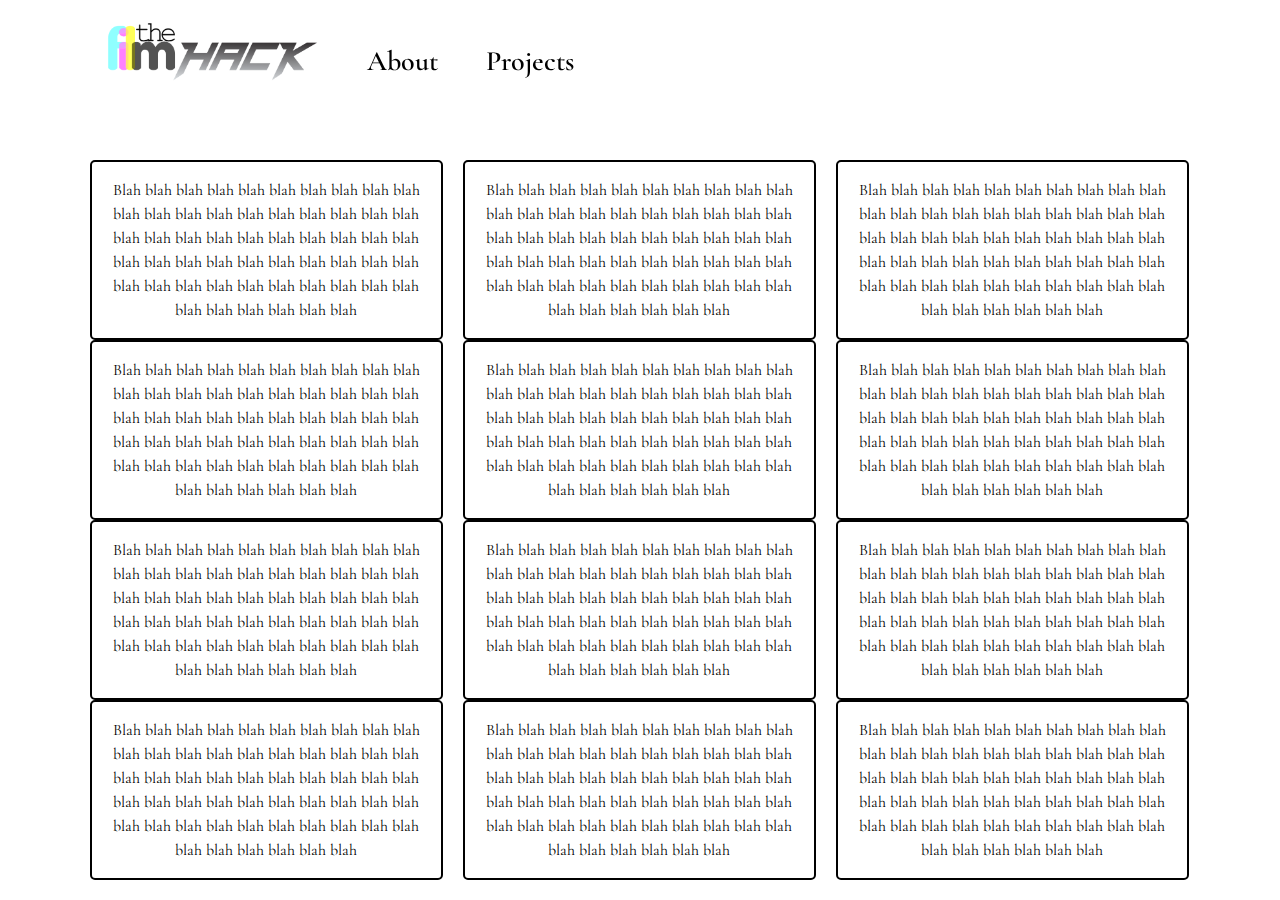
<file: index.html>
<!DOCTYPE html>
	<html>
		<head>
			<meta charset="utf-8">
			<meta name="viewport" content="width=device-width, initial-scale=1.0">
			<meta name="description" content="Michael Boehm's personal website">
			<meta name="author" content="Michael Boehm">
			<title>Michael Boehm</title>
			<link rel="stylesheet" href="css/bootstrap.css">
			<link rel="stylesheet" href="css/style.css">
			<link href="https://fonts.googleapis.com/css?family=Cormorant+Garamond:400,400i,600,700|Sorts+Mill+Goudy:400,400i&display=swap" rel="stylesheet">
		<body>	
			<div class="bg-img" src="../img/b&w/scan0018.jpeg" alt="background">
  				<div class="container">
  					<ul class="mynav">
      					<li><a href="index.html"><img src="../img/filmhacker_logo.png" style="height:60px;"></a></li>
						<li><a href="contactme.html">About</a></li>
						<li><a href="photos.html">Projects</a></li>
   					</ul>
            		<p>&nbsp;</p>
            		<p>&nbsp;</p>
            		<p>&nbsp;</p>
            		<p>&nbsp;</p>
   					<div class="row">
  						<div class="column">
    						<div class="card">
    							Blah blah blah blah blah blah blah blah blah blah blah blah blah blah blah blah blah blah blah blah blah blah blah blah blah blah blah blah blah blah blah blah blah blah blah blah blah blah blah blah blah blah blah blah blah blah blah blah blah blah blah blah blah blah blah blah
    						</div>
  						</div>
  						<div class="column">
    						<div class="card">
    							Blah blah blah blah blah blah blah blah blah blah blah blah blah blah blah blah blah blah blah blah blah blah blah blah blah blah blah blah blah blah blah blah blah blah blah blah blah blah blah blah blah blah blah blah blah blah blah blah blah blah blah blah blah blah blah blah
    						</div>
  						</div>
  						<div class="column">
    						<div class="card">
    							Blah blah blah blah blah blah blah blah blah blah blah blah blah blah blah blah blah blah blah blah blah blah blah blah blah blah blah blah blah blah blah blah blah blah blah blah blah blah blah blah blah blah blah blah blah blah blah blah blah blah blah blah blah blah blah blah
    						</div>
 					 	</div>
  						<div class="column">
    						<div class="card">
    							Blah blah blah blah blah blah blah blah blah blah blah blah blah blah blah blah blah blah blah blah blah blah blah blah blah blah blah blah blah blah blah blah blah blah blah blah blah blah blah blah blah blah blah blah blah blah blah blah blah blah blah blah blah blah blah blah
    						</div>
  						</div>
  						<div class="column">
    						<div class="card">
    							Blah blah blah blah blah blah blah blah blah blah blah blah blah blah blah blah blah blah blah blah blah blah blah blah blah blah blah blah blah blah blah blah blah blah blah blah blah blah blah blah blah blah blah blah blah blah blah blah blah blah blah blah blah blah blah blah
    						</div>
 					 	</div>
  						<div class="column">
    						<div class="card">
    							Blah blah blah blah blah blah blah blah blah blah blah blah blah blah blah blah blah blah blah blah blah blah blah blah blah blah blah blah blah blah blah blah blah blah blah blah blah blah blah blah blah blah blah blah blah blah blah blah blah blah blah blah blah blah blah blah
    						</div>
  						</div>
  						<div class="column">
    						<div class="card">
    							Blah blah blah blah blah blah blah blah blah blah blah blah blah blah blah blah blah blah blah blah blah blah blah blah blah blah blah blah blah blah blah blah blah blah blah blah blah blah blah blah blah blah blah blah blah blah blah blah blah blah blah blah blah blah blah blah
    						</div>
  						</div>
  						<div class="column">
    						<div class="card">
    							Blah blah blah blah blah blah blah blah blah blah blah blah blah blah blah blah blah blah blah blah blah blah blah blah blah blah blah blah blah blah blah blah blah blah blah blah blah blah blah blah blah blah blah blah blah blah blah blah blah blah blah blah blah blah blah blah
    						</div>
  						</div>
  						<div class="column">
    						<div class="card">
    							Blah blah blah blah blah blah blah blah blah blah blah blah blah blah blah blah blah blah blah blah blah blah blah blah blah blah blah blah blah blah blah blah blah blah blah blah blah blah blah blah blah blah blah blah blah blah blah blah blah blah blah blah blah blah blah blah
    						</div>
 					 	</div>
 					 	<div class="column">
    						<div class="card">
    							Blah blah blah blah blah blah blah blah blah blah blah blah blah blah blah blah blah blah blah blah blah blah blah blah blah blah blah blah blah blah blah blah blah blah blah blah blah blah blah blah blah blah blah blah blah blah blah blah blah blah blah blah blah blah blah blah
    						</div>
  						</div>
  						<div class="column">
    						<div class="card">
    							Blah blah blah blah blah blah blah blah blah blah blah blah blah blah blah blah blah blah blah blah blah blah blah blah blah blah blah blah blah blah blah blah blah blah blah blah blah blah blah blah blah blah blah blah blah blah blah blah blah blah blah blah blah blah blah blah
    						</div>
  						</div>
  						<div class="column">
    						<div class="card">
    							Blah blah blah blah blah blah blah blah blah blah blah blah blah blah blah blah blah blah blah blah blah blah blah blah blah blah blah blah blah blah blah blah blah blah blah blah blah blah blah blah blah blah blah blah blah blah blah blah blah blah blah blah blah blah blah blah
    						</div>
 					 	</div>
					</div>

   				</div>
  			</div>	
		</body>	
	</html>
</html>
</file>
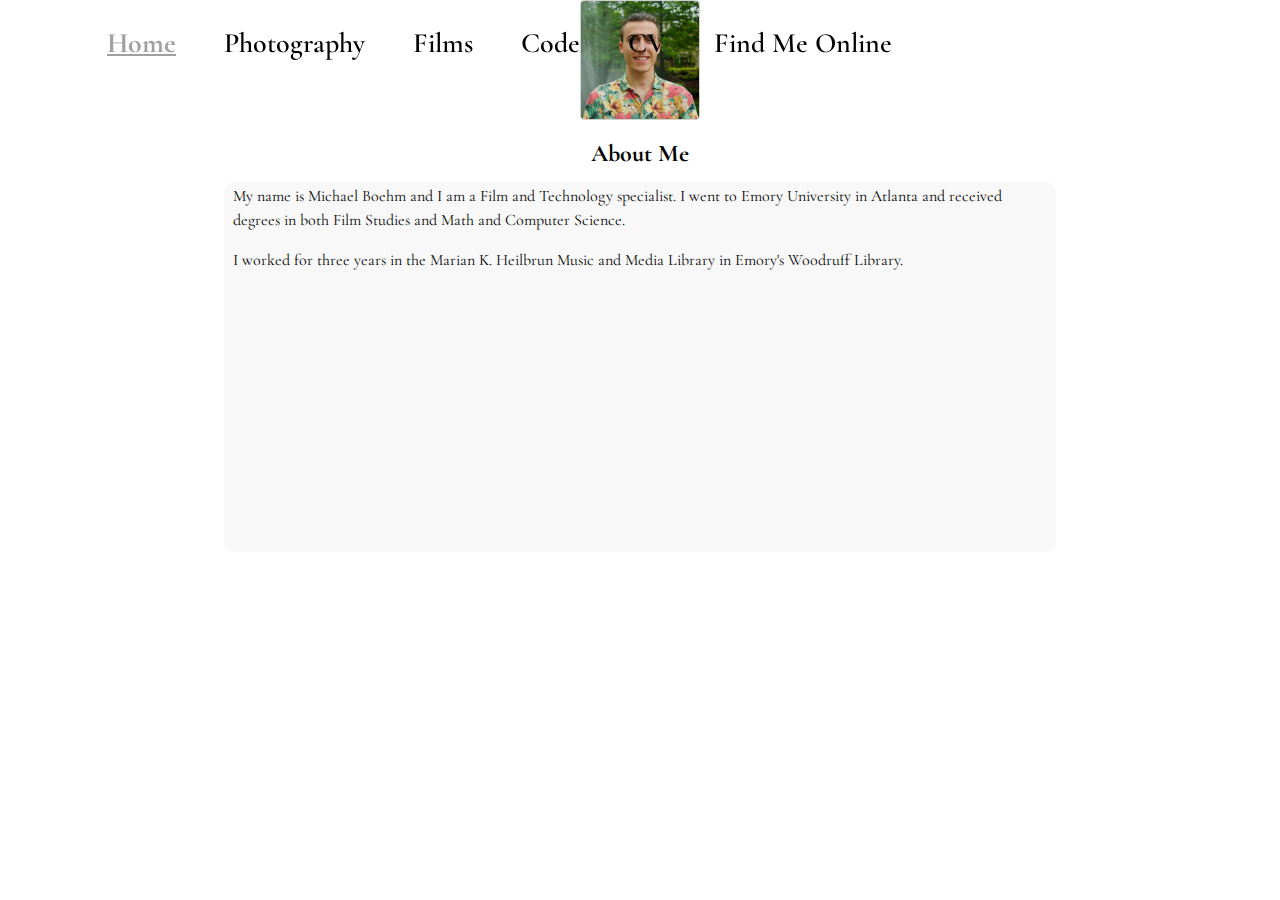
<file: aboutme.html>
<!DOCTYPE html>
	<html>
		<head>
			<meta charset="utf-8">
			<meta name="viewport" content="width=device-width, initial-scale=1.0">
			<meta name="description" content="Michael Boehm's personal website">
			<meta name="author" content="Michael Boehm">
			<title>Michael Boehm</title>
			<link rel="stylesheet" href="css/bootstrap.css">
			<link rel="stylesheet" href="css/style.css">
			<link href="https://fonts.googleapis.com/css?family=Cormorant+Garamond:400,400i,600,700|Sorts+Mill+Goudy:400,400i&display=swap" rel="stylesheet">
		<body>	
			<div class="bg-img" src="../img/trees.jpg" alt="background">
  				<div class="container">
  					<ul class="mynav">
      					<li><a class="active" href="">Home</a></li>
      					<li><a href="photos.html">Photography</a></li>
      					<li><a href="films.html">Films</a></li>
						<li><a href="code.html">Code</a></li>
						<li><a href="cv.html">CV</a></li>
						<li><a href="contactme.html">Find Me Online</a></li>
   					</ul>
  				<center><div class="me-img" src="../img/me.jpg" alt="Profile"></center>
  				<p></p>
  				<center><b><font size="5">About Me</font></b></center>
  				<div class="myBox">
					<p>My name is Michael Boehm and I am a Film and Technology specialist. I went to Emory University in Atlanta and received degrees in both Film Studies and Math and Computer Science.</p>
					<p>I worked for three years in the Marian K. Heilbrun Music and Media Library in Emory's Woodruff Library.</p>
				</div>
  			</div>	
		</body>	
	</html>
</html>
</file>
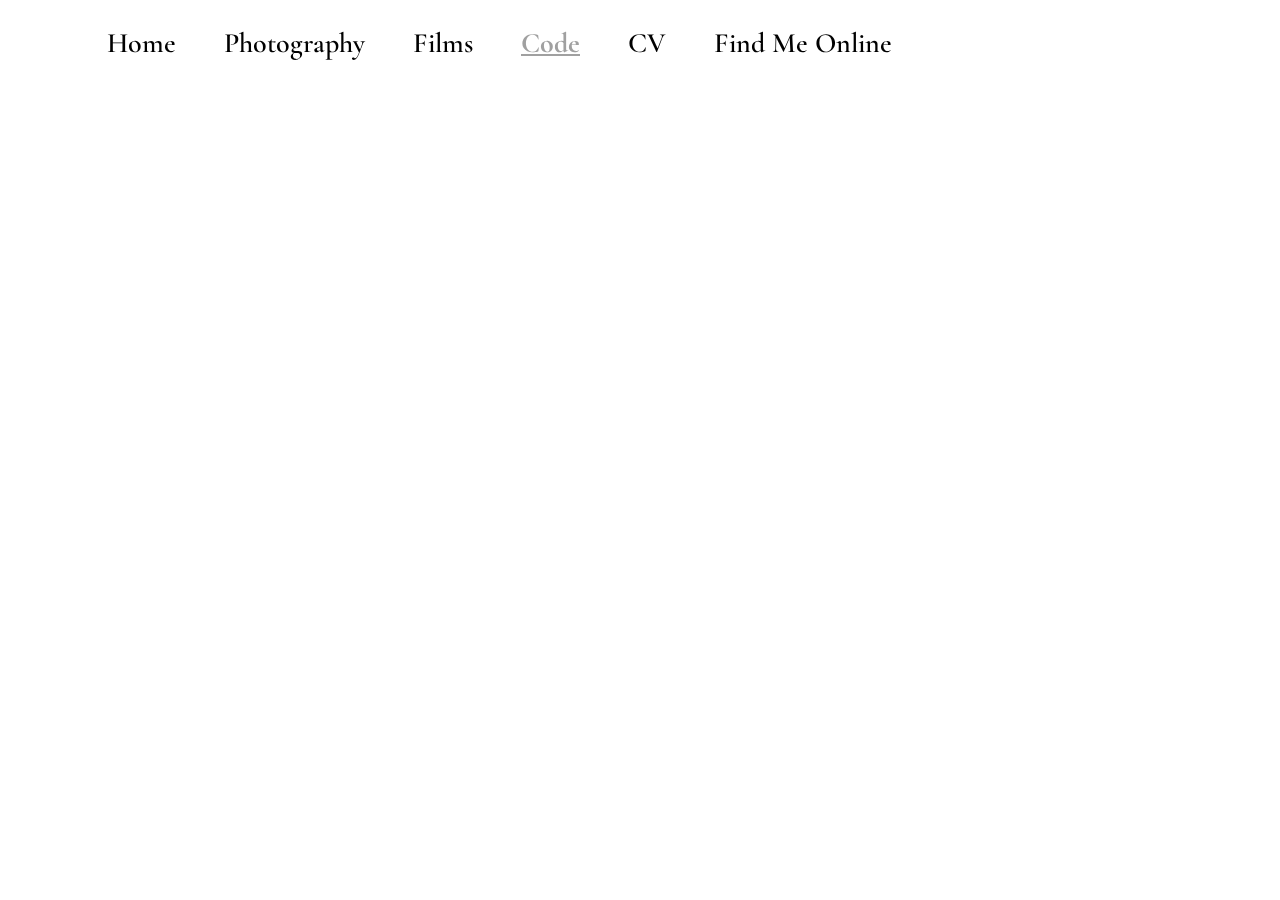
<file: code.html>
<!DOCTYPE html>
	<html>
		<head>
			<meta charset="utf-8">
			<meta name="viewport" content="width=device-width, initial-scale=1.0">
			<meta name="description" content="Michael Boehm's personal website">
			<meta name="author" content="Michael Boehm">
			<title>Michael Boehm</title>
			<link rel="stylesheet" href="css/bootstrap.css">
			<link rel="stylesheet" href="css/style.css">
			<link href="https://fonts.googleapis.com/css?family=Cormorant+Garamond:400,400i,600,700|Sorts+Mill+Goudy:400,400i&display=swap" rel="stylesheet">
		<body>	
			<div class="bg-img" src="../img/trees.jpg" alt="background">
  				<div class="container">
  					<ul class="mynav">
      					<li><a href="index.html">Home</a></li>
      					<li><a href="photos.html">Photography</a></li>
      					<li><a href="films.html">Films</a></li>
						<li><a class="active" href="">Code</a></li>
						<li><a href="cv.html">CV</a></li>
						<li><a href="contactme.html">Find Me Online</a></li>
   					</ul>
  				</div>
  			</div>	
		</body>	
	</html>
</html>
</file>
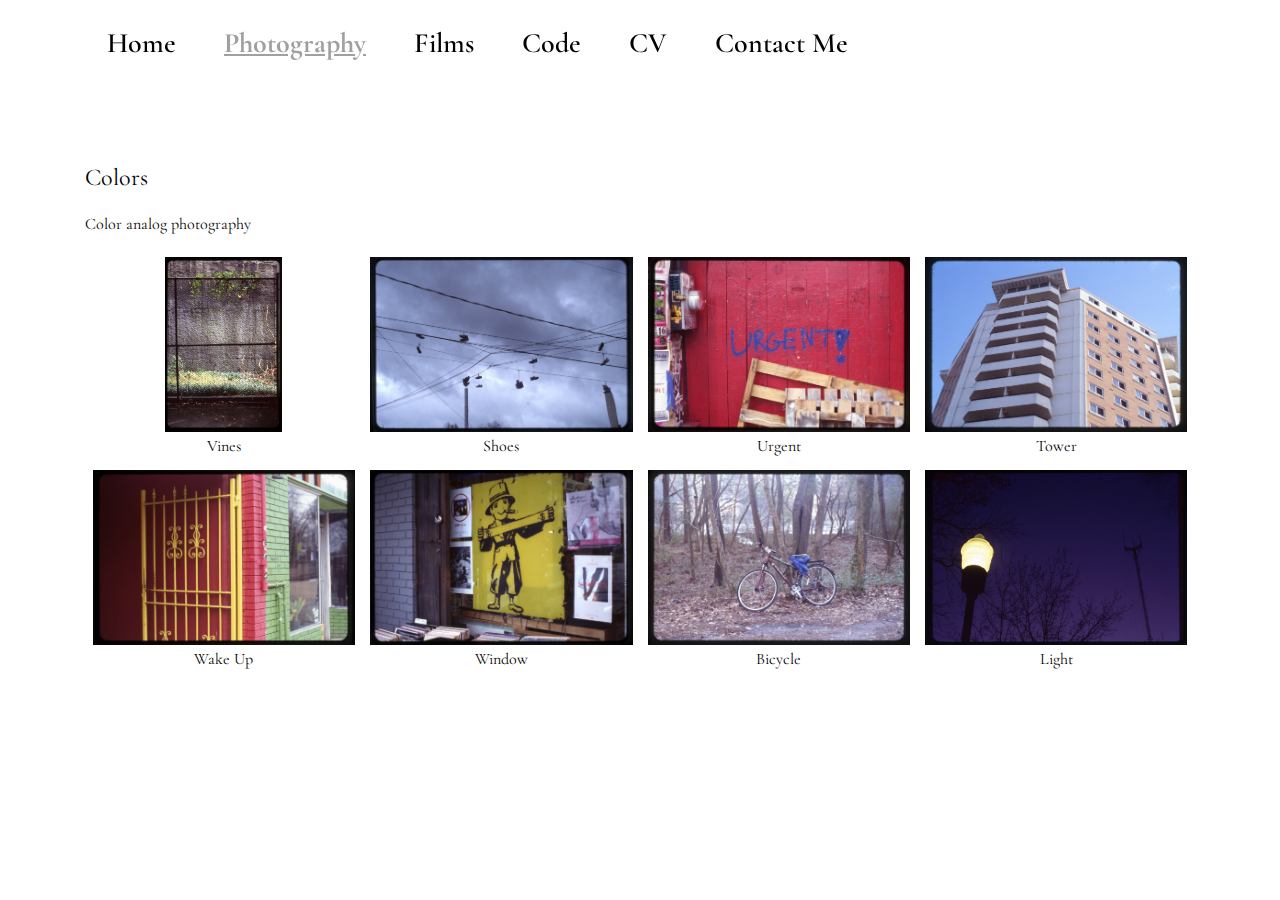
<file: color.html>
<!DOCTYPE html>
	<html>
		<head>
			<meta charset="utf-8">
			<meta name="viewport" content="width=device-width, initial-scale=1.0">
			<meta name="description" content="Michael Boehm's personal website">
			<meta name="author" content="Michael Boehm">
			<title>Michael Boehm</title>
			<link rel="stylesheet" href="css/bootstrap.css">
			<link rel="stylesheet" href="css/style.css">
			<link href="https://fonts.googleapis.com/css?family=Cormorant+Garamond:400,400i,600,700|Sorts+Mill+Goudy:400,400i&display=swap" rel="stylesheet">
		<body>	
			  <div class="bg-img" src="../img/trees.jpg" alt="background">
  				<div class="container">
  					<ul class="mynav">
      				<li><a href="index.html">Home</a></li>
      				<li><a class="active" href="photos.html">Photography</a></li>
      				<li><a href="films.html">Films</a></li>
						  <li><a href="code.html">Code</a></li>
						  <li><a href="cv.html">CV</a></li>
						  <li><a href="contactme.html">Contact Me</a></li>
   					</ul>
            <p>&nbsp;</p>
            <p>&nbsp;</p>
            <p>&nbsp;</p>
            <p>&nbsp;</p>
            <p>
            <left><font size="5.5">Colors</font></left>
            </p>
            <p>
            <left><font size="3">Color analog photography</font></left>
            </p>
   					<div class="responsive">
  						<div class="gallery">
    						<a href="../img/color/1.jpeg">
      						<img src="../img/color/1.jpeg" alt="#1" width="600" height="400">
    						</a>
    						<div class="desc">Vines</div>
  						</div>
					  </div>
					  <div class="responsive">
  						<div class="gallery">
    						<a href="../img/color/2.jpeg">
      						<img src="../img/color/2.jpeg" alt="#2" width="600" height="400">
    						</a>
    						<div class="desc">Shoes</div>
  						</div>
					  </div>
					  <div class="responsive">
  						<div class="gallery">
    						<a href="../img/color/3.jpeg">
      						<img src="../img/color/3.jpeg" alt="#3" width="600" height="400">
    						</a>
    						<div class="desc">Urgent</div>
  						</div>
					  </div>
					  <div class="responsive">
  						<div class="gallery">
    						<a href="../img/color/4.jpeg">
      						<img src="../img/color/4.jpeg" alt="#4" width="600" height="400">
    						</a>
    						<div class="desc">Tower</div>
  						</div>
					  </div>
					  <div class="responsive">
  						<div class="gallery">
    						<a href="../img/color/5.jpeg">
      						<img src="../img/color/5.jpeg" alt="#5" width="600" height="400">
    						</a>
    						<div class="desc">Wake Up</div>
  						</div>
					  </div>
					  <div class="responsive">
  						<div class="gallery">
    						<a href="../img/color/6.jpeg">
      						<img src="../img/color/6.jpeg" alt="#6" width="600" height="400">
    						</a>
    						<div class="desc">Window</div>
  						</div>
					  </div>
					  <div class="responsive">
  						<div class="gallery">
    						<a href="../img/color/7.jpeg">
      						<img src="../img/color/7.jpeg" alt="#7" width="600" height="400">
    						</a>
    						<div class="desc">Bicycle</div>
  						</div>
					  </div>
					  <div class="responsive">
  						<div class="gallery">
    						<a href="../img/color/8.jpeg">
      						<img src="../img/color/8.jpeg" alt="#8" width="600" height="400">
    						</a>
    						<div class="desc">Light</div>
  						</div>
					  </div>
					  <div class="clearfix"></div>
  				</div>
  			</div>	
		</body>	
	</html>
</html>
</file>
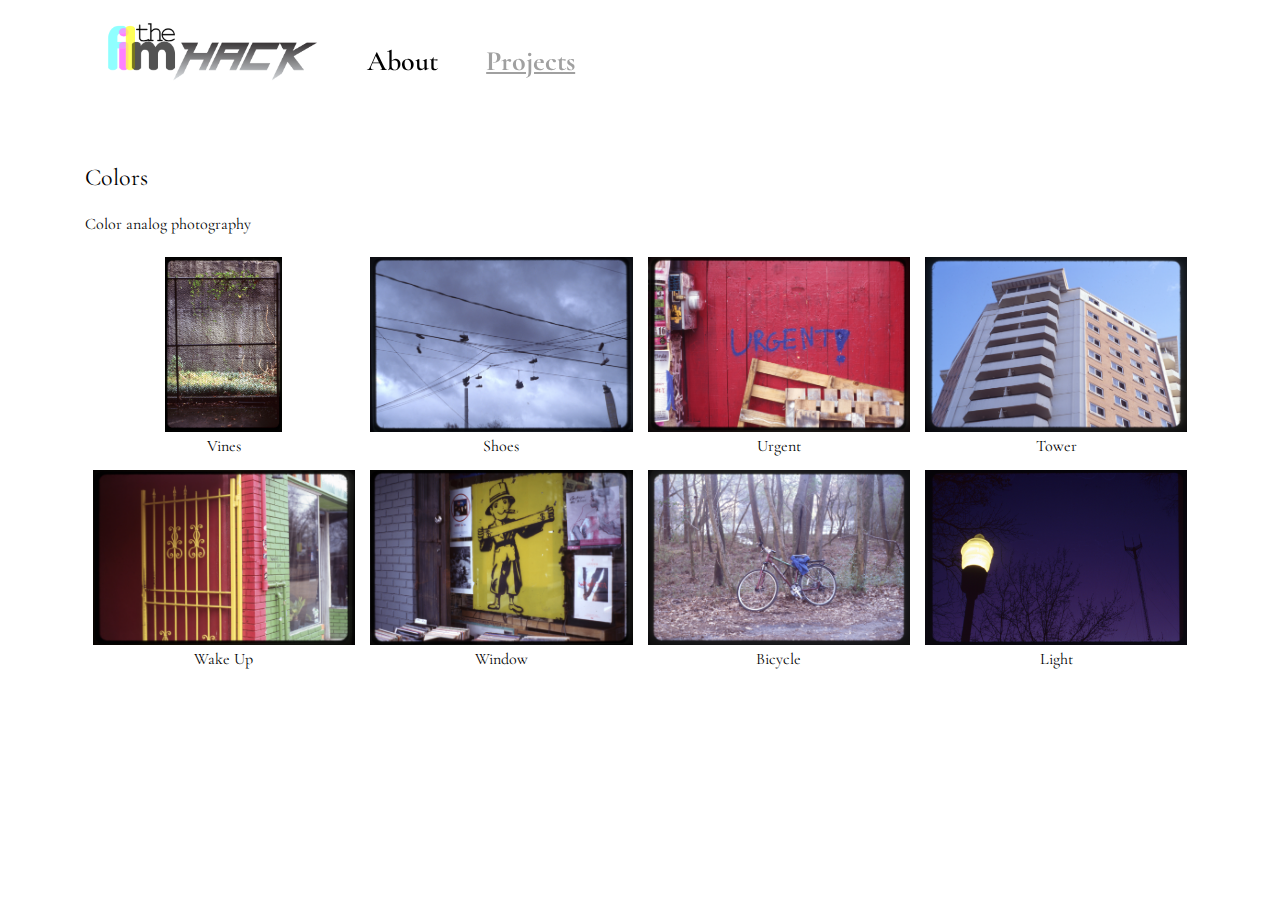
<file: colors.html>
<!DOCTYPE html>
	<html>
		<head>
			<meta charset="utf-8">
			<meta name="viewport" content="width=device-width, initial-scale=1.0">
			<meta name="description" content="Michael Boehm's personal website">
			<meta name="author" content="Michael Boehm">
			<title>Michael Boehm</title>
			<link rel="stylesheet" href="css/bootstrap.css">
			<link rel="stylesheet" href="css/style.css">
			<link href="https://fonts.googleapis.com/css?family=Cormorant+Garamond:400,400i,600,700|Sorts+Mill+Goudy:400,400i&display=swap" rel="stylesheet">
		<body>	
			  <div class="bg-img" src="../img/trees.jpg" alt="background">
  				<div class="container">
  					<ul class="mynav">
      					<li><a href="index.html"><img src="../img/filmhacker_logo.png" style="height:60px;"></a></li>
      					<li><a href="contactme.html">About</a></li>
      					<li><a class="active" href="">Projects</a></li>
   					</ul>
            <p>&nbsp;</p>
            <p>&nbsp;</p>
            <p>&nbsp;</p>
            <p>&nbsp;</p>
            <p>
            <left><font size="5.5">Colors</font></left>
            </p>
            <p>
            <left><font size="3">Color analog photography</font></left>
            </p>
   					<div class="responsive">
  						<div class="gallery">
    						<a href="../img/color/1.jpeg">
      						<img src="../img/color/1.jpeg" alt="#1" width="600" height="400">
    						</a>
    						<div class="desc">Vines</div>
  						</div>
					  </div>
					  <div class="responsive">
  						<div class="gallery">
    						<a href="../img/color/2.jpeg">
      						<img src="../img/color/2.jpeg" alt="#2" width="600" height="400">
    						</a>
    						<div class="desc">Shoes</div>
  						</div>
					  </div>
					  <div class="responsive">
  						<div class="gallery">
    						<a href="../img/color/3.jpeg">
      						<img src="../img/color/3.jpeg" alt="#3" width="600" height="400">
    						</a>
    						<div class="desc">Urgent</div>
  						</div>
					  </div>
					  <div class="responsive">
  						<div class="gallery">
    						<a href="../img/color/4.jpeg">
      						<img src="../img/color/4.jpeg" alt="#4" width="600" height="400">
    						</a>
    						<div class="desc">Tower</div>
  						</div>
					  </div>
					  <div class="responsive">
  						<div class="gallery">
    						<a href="../img/color/5.jpeg">
      						<img src="../img/color/5.jpeg" alt="#5" width="600" height="400">
    						</a>
    						<div class="desc">Wake Up</div>
  						</div>
					  </div>
					  <div class="responsive">
  						<div class="gallery">
    						<a href="../img/color/6.jpeg">
      						<img src="../img/color/6.jpeg" alt="#6" width="600" height="400">
    						</a>
    						<div class="desc">Window</div>
  						</div>
					  </div>
					  <div class="responsive">
  						<div class="gallery">
    						<a href="../img/color/7.jpeg">
      						<img src="../img/color/7.jpeg" alt="#7" width="600" height="400">
    						</a>
    						<div class="desc">Bicycle</div>
  						</div>
					  </div>
					  <div class="responsive">
  						<div class="gallery">
    						<a href="../img/color/8.jpeg">
      						<img src="../img/color/8.jpeg" alt="#8" width="600" height="400">
    						</a>
    						<div class="desc">Light</div>
  						</div>
					  </div>
					  <div class="clearfix"></div>
  				</div>
  			</div>	
		</body>	
	</html>
</html>
</file>
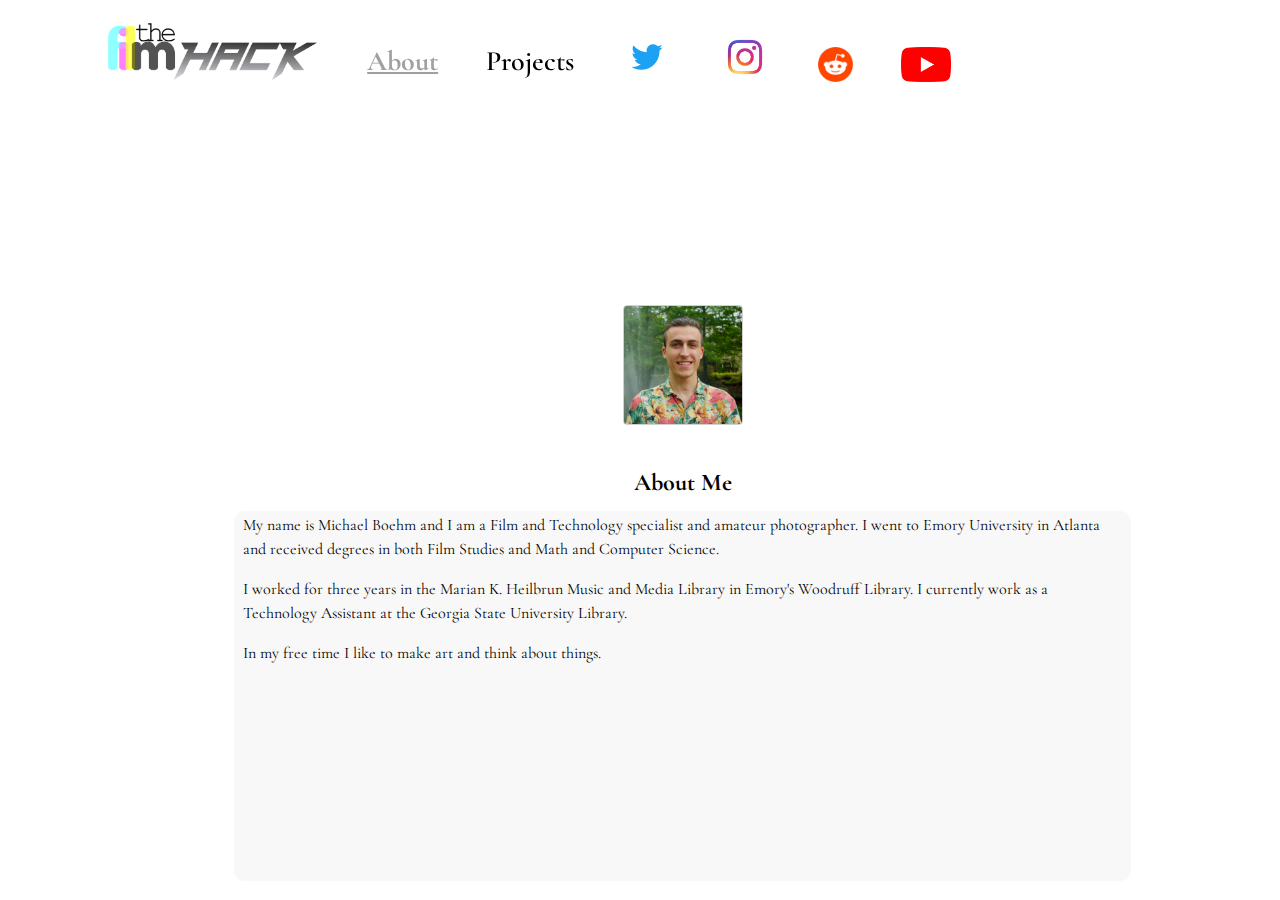
<file: contactme.html>
<!DOCTYPE html>
	<html>
		<head>
			<meta charset="utf-8">
			<meta name="viewport" content="width=device-width, initial-scale=1.0">
			<meta name="description" content="Michael Boehm's personal website">
			<meta name="author" content="Michael Boehm">
			<title>Michael Boehm</title>
			<link rel="stylesheet" href="css/bootstrap.css">
			<link rel="stylesheet" href="css/style.css">
			<link href="https://fonts.googleapis.com/css?family=Cormorant+Garamond:400,400i,600,700|Sorts+Mill+Goudy:400,400i&display=swap" rel="stylesheet">
			<style>
				img {
  					height: 100%;
				}
			</style>
		</head>	
		<body>	
			<div class="bg-img" src="../img/trees.jpg" alt="background">
  				<div class="container">
  					<ul class="mynav">
      					<li><a href="index.html"><img src="../img/filmhacker_logo.png" style="height:60px;"></a></li>
      					<li><a class="active" href="">About</a></li>
      					<li><a href="photos.html">Projects</a></li>
      					<li><a href="https://twitter.com/thefilmhack" target="_blank"><img src="../img/Twitter_Logo_Blue.png" style="height:50px;"></a></li>
   						<li><a href="https://www.instagram.com/thefilmhack/" target="_blank"><img src="../img/IG_Glyph_Fill.png" style="height:50px;"></a></li>
   						<li><a href="https://old.reddit.com/user/thefilmhack/" target="_blank"><img src="../img/Reddit_Mark_OnWhite.png" style="height:35px;"></a></li>
   						<li><a href="https://www.youtube.com/channel/UC8iYpEK-inKff1eu11Uutow" target="_blank"><img src="../img/yt_icon_rgb.png" style="height:35px;"></a></li>
   					</ul>
    				<p>&nbsp;</p>
    				<p>&nbsp;</p>
    				<p>&nbsp;</p>
    				<p>&nbsp;</p>
  				   	<div class="frontpage">
    				<p>&nbsp;</p>
    				<p>&nbsp;</p>
   					<center><div class="me-img" src="../img/me.jpg" alt="Profile"></center>
  					<p>&nbsp;</p>
  					<center><b><font size="5">About Me</font></b></center>
  					<div class="myBox">
						<p>My name is Michael Boehm and I am a Film and Technology specialist and amateur photographer. I went to Emory University in Atlanta and received degrees in both Film Studies and Math and Computer Science.</p>
						<p>I worked for three years in the Marian K. Heilbrun Music and Media Library in Emory's Woodruff Library. I currently work as a Technology Assistant at the Georgia State University Library.</p>
						<p>In my free time I like to make art and think about things.</p>
					</div>
					<p>&nbsp;</p>
  					<p>&nbsp;</p>
    				<p>&nbsp;</p>
    				</div>
  				</div>	
  			</div>	
		</body>	
	</html>
</html>
</file>
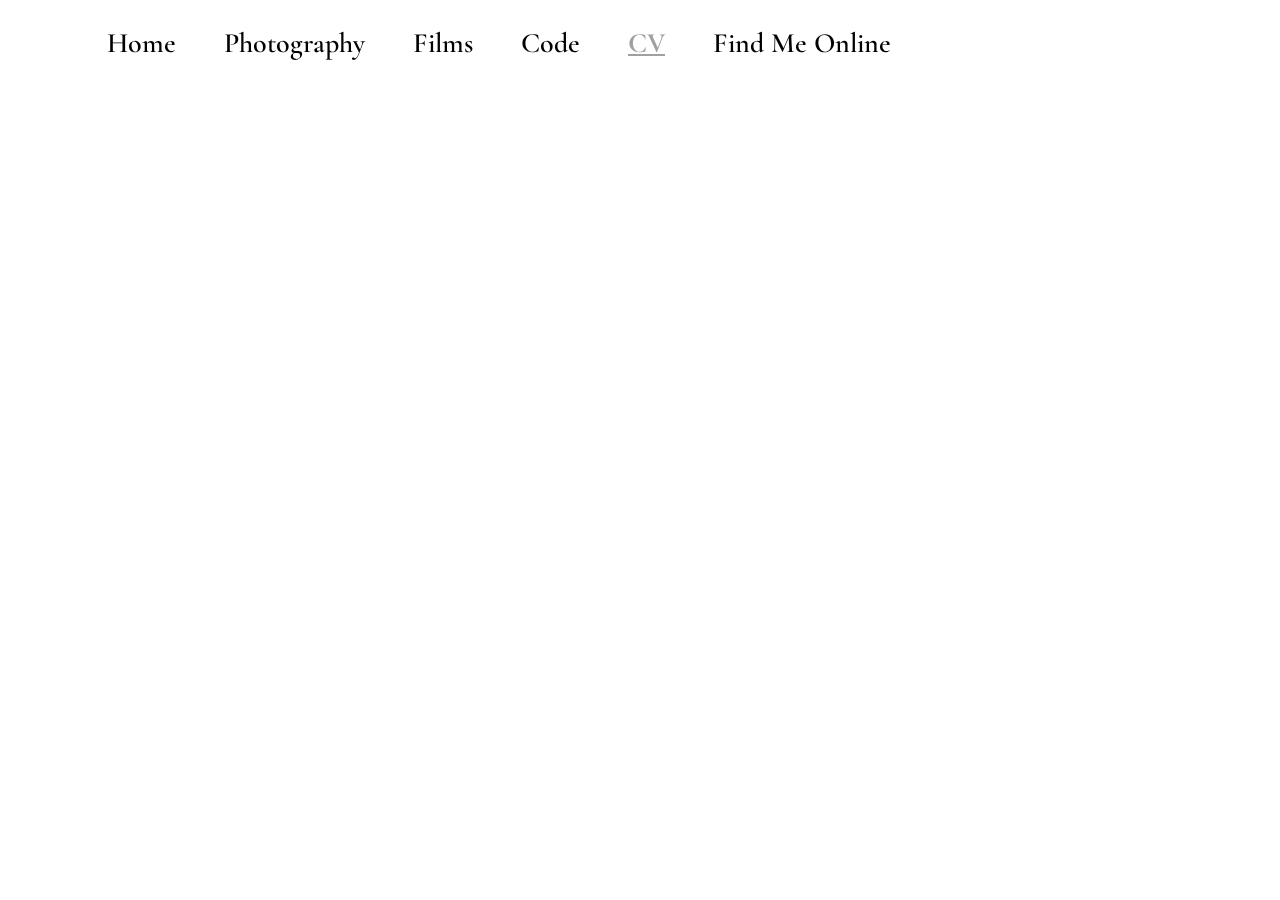
<file: cv.html>
<!DOCTYPE html>
	<html>
		<head>
			<meta charset="utf-8">
			<meta name="viewport" content="width=device-width, initial-scale=1.0">
			<meta name="description" content="Michael Boehm's personal website">
			<meta name="author" content="Michael Boehm">
			<title>Michael Boehm</title>
			<link rel="stylesheet" href="css/bootstrap.css">
			<link rel="stylesheet" href="css/style.css">
			<link href="https://fonts.googleapis.com/css?family=Cormorant+Garamond:400,400i,600,700|Sorts+Mill+Goudy:400,400i&display=swap" rel="stylesheet">
		<body>	
			<div class="bg-img" src="../img/trees.jpg" alt="background">
  				<div class="container">
  					<ul class="mynav">
      					<li><a href="index.html">Home</a></li>
      					<li><a href="photos.html">Photography</a></li>
      					<li><a href="films.html">Films</a></li>
						<li><a href="code.html">Code</a></li>
						<li><a class="active" href="">CV</a></li>
						<li><a href="contactme.html">Find Me Online</a></li>
   					</ul>
  				</div>
  			</div>	
		</body>	
	</html>
</html>
</file>
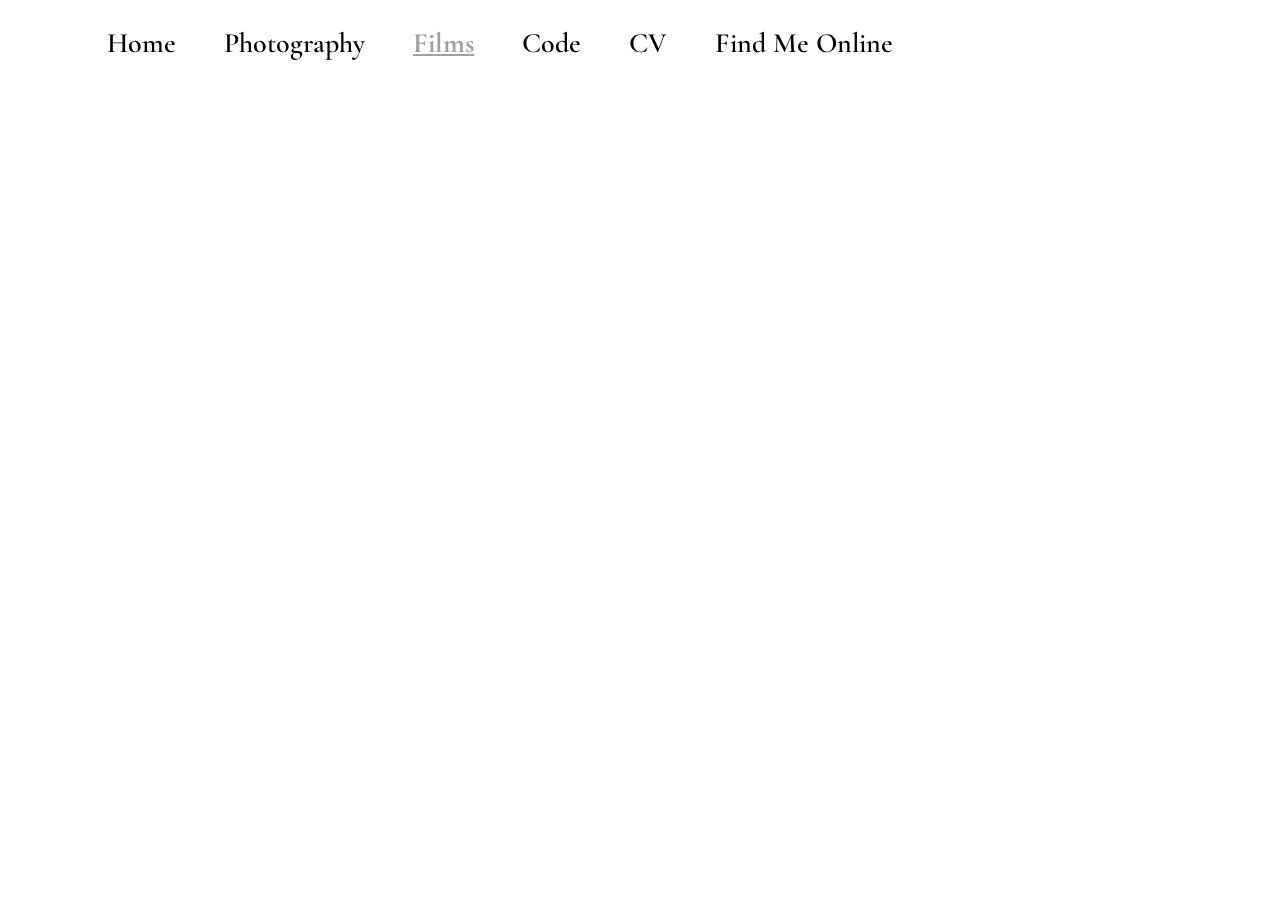
<file: films.html>
<!DOCTYPE html>
	<html>
		<head>
			<meta charset="utf-8">
			<meta name="viewport" content="width=device-width, initial-scale=1.0">
			<meta name="description" content="Michael Boehm's personal website">
			<meta name="author" content="Michael Boehm">
			<title>Michael Boehm</title>
			<link rel="stylesheet" href="css/bootstrap.css">
			<link rel="stylesheet" href="css/style.css">
			<link href="https://fonts.googleapis.com/css?family=Cormorant+Garamond:400,400i,600,700|Sorts+Mill+Goudy:400,400i&display=swap" rel="stylesheet">
		<body>	
			<div class="bg-img" src="../img/trees.jpg" alt="background">
  				<div class="container">
  					<ul class="mynav">
      					<li><a href="index.html">Home</a></li>
      					<li><a href="photos.html">Photography</a></li>
      					<li><a class="active" href="">Films</a></li>
						<li><a href="code.html">Code</a></li>
						<li><a href="cv.html">CV</a></li>
						<li><a href="contactme.html">Find Me Online</a></li>
   					</ul>
  				</div>
  			</div>	
		</body>	
	</html>
</html>
</file>
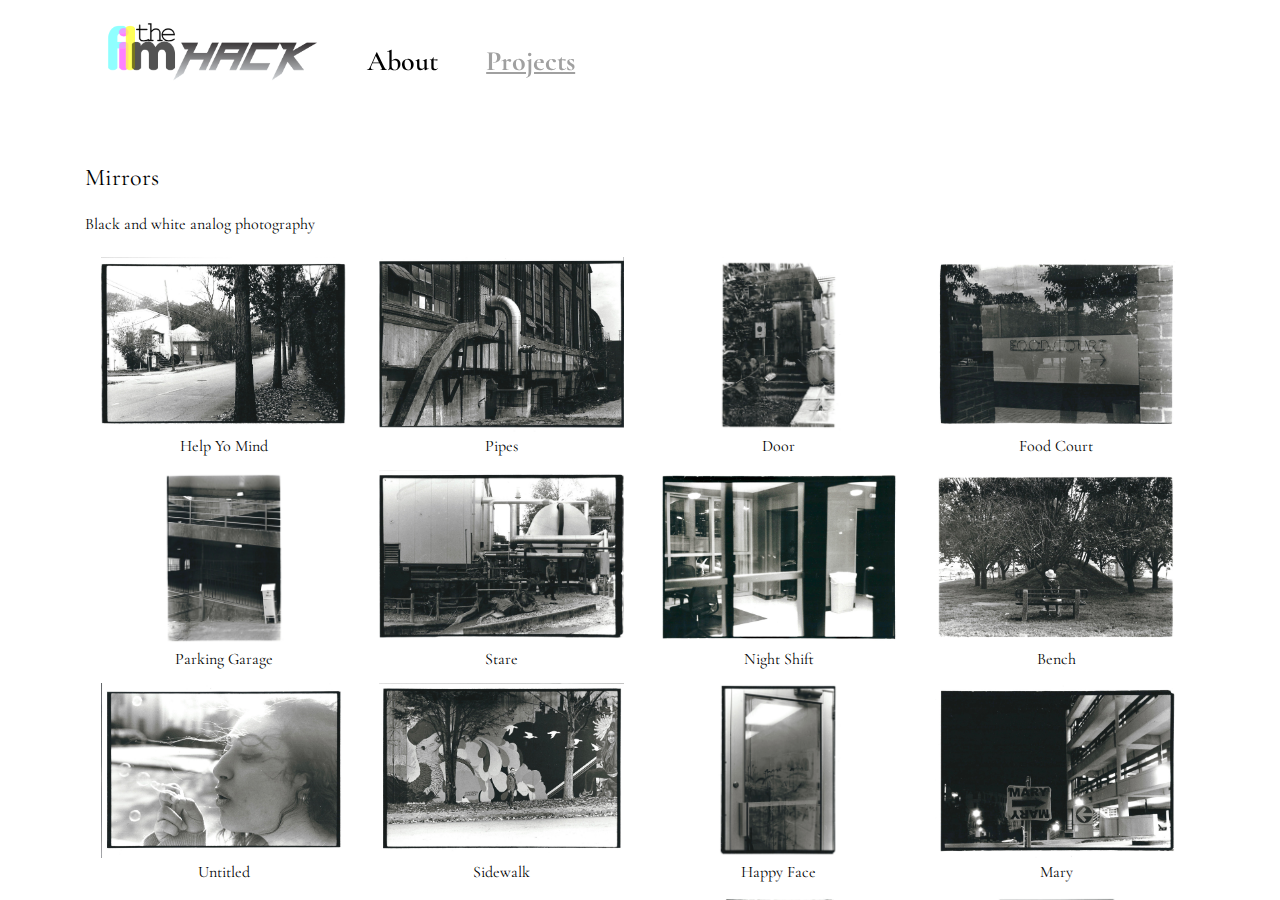
<file: mirrors.html>
<!DOCTYPE html>
	<html>
		<head>
			<meta charset="utf-8">
			<meta name="viewport" content="width=device-width, initial-scale=1.0">
			<meta name="description" content="Michael Boehm's personal website">
			<meta name="author" content="Michael Boehm">
			<title>Michael Boehm</title>
			<link rel="stylesheet" href="css/bootstrap.css">
			<link rel="stylesheet" href="css/style.css">
			<link href="https://fonts.googleapis.com/css?family=Cormorant+Garamond:400,400i,600,700|Sorts+Mill+Goudy:400,400i&display=swap" rel="stylesheet">
		<body>	
			  <div class="bg-img" src="../img/trees.jpg" alt="background">
  				<div class="container">
  					<ul class="mynav">
      					<li><a href="index.html"><img src="../img/filmhacker_logo.png" style="height:60px;"></a></li>
      					<li><a href="contactme.html">About</a></li>
      					<li><a class="active" href="">Projects</a></li>
   					</ul>
            <p>&nbsp;</p>
            <p>&nbsp;</p>
            <p>&nbsp;</p>
            <p>&nbsp;</p>
            <p>
            <left><font size="5.5">Mirrors</font></left>
            </p>
            <p>
            <left><font size="3">Black and white analog photography</font></left>
            </p>
   					<div class="responsive">
  						<div class="gallery">
    						<a href="../img/b&w/scan0000.jpeg">
      						<img src="../img/b&w/scan0000.jpeg" alt="Help Yo Mind" width="600" height="400">
    						</a>
    						<div class="desc">Help Yo Mind</div>
  						</div>
					  </div>
					  <div class="responsive">
  						<div class="gallery">
    						<a href="../img/b&w/scan0001.jpeg">
      						<img src="../img/b&w/scan0001.jpeg" alt="Pipes" width="600" height="400">
    						</a>
    						<div class="desc">Pipes</div>
  						</div>
					  </div>
					  <div class="responsive">
  						<div class="gallery">
    						<a href="../img/b&w/scan0002.jpeg">
      						<img src="../img/b&w/scan0002.jpeg" alt="Door" width="600" height="400">
    						</a>
    						<div class="desc">Door</div>
  						</div>
					  </div>
					  <div class="responsive">
  						<div class="gallery">
    						<a href="../img/b&w/scan0003.jpeg">
      						<img src="../img/b&w/scan0003.jpeg" alt="Food Court" width="600" height="400">
    						</a>
    						<div class="desc">Food Court</div>
  						</div>
					  </div>
					  <div class="responsive">
  						<div class="gallery">
    						<a href="../img/b&w/scan0004.jpeg">
      						<img src="../img/b&w/scan0004.jpeg" alt="Parking Garage" width="600" height="400">
    						</a>
    						<div class="desc">Parking Garage</div>
  						</div>
					  </div>
					  <div class="responsive">
  						<div class="gallery">
    						<a href="../img/b&w/scan0005.jpeg">
      						<img src="../img/b&w/scan0005.jpeg" alt="Stare" width="600" height="400">
    						</a>
    						<div class="desc">Stare</div>
  						</div>
					  </div>
					  <div class="responsive">
  						<div class="gallery">
    						<a href="../img/b&w/scan0006.jpeg">
      						<img src="../img/b&w/scan0006.jpeg" alt="Night Shift" width="600" height="400">
    						</a>
    						<div class="desc">Night Shift</div>
  						</div>
					  </div>
					  <div class="responsive">
  						<div class="gallery">
    						<a href="../img/b&w/scan0007.jpeg">
      						<img src="../img/b&w/scan0007.jpeg" alt="Bench" width="600" height="400">
    						</a>
    						<div class="desc">Bench</div>
  						</div>
					  </div>
					  <div class="responsive">
  						<div class="gallery">
    						<a href="../img/b&w/scan0008.jpeg">
      						<img src="../img/b&w/scan0008.jpeg" alt="Talia" width="600" height="400">
    						</a>
    						<div class="desc">Untitled</div>
  						</div>
					  </div>
					  <div class="responsive">
  						<div class="gallery">
    						<a href="../img/b&w/scan0009.jpeg">
      						<img src="../img/b&w/scan0009.jpeg" alt="Sidewalk" width="600" height="400">
    						</a>
    						<div class="desc">Sidewalk</div>
  						</div>
					  </div>
					  <div class="responsive">
  						<div class="gallery">
    						<a href="../img/b&w/scan0010.jpeg">
      							<img src="../img/b&w/scan0010.jpeg" alt="Happy Face" width="600" height="400">
    						</a>
    						<div class="desc">Happy Face</div>
  						</div>
					  </div>
					  <div class="responsive">
  						<div class="gallery">
    						<a href="../img/b&w/scan0011.jpeg">
      						<img src="../img/b&w/scan0011.jpeg" alt="Mary" width="600" height="400">
    						</a>
    						<div class="desc">Mary</div>
  						</div>
					  </div>
					  <div class="responsive">
  						<div class="gallery">
    						<a href="../img/b&w/scan0012.jpeg">
      						<img src="../img/b&w/scan0012.jpeg" alt="Valve" width="600" height="400">
    						</a>
    						<div class="desc">Valve</div>
  						</div>
					  </div>
					  <div class="responsive">
  						<div class="gallery">
    						<a href="../img/b&w/scan0013.jpeg">
      						<img src="../img/b&w/scan0013.jpeg" alt="Windows" width="600" height="400">
    						</a>
    						<div class="desc">Windows</div>
  						</div>
					  </div>
					  <div class="responsive">
  						<div class="gallery">
    						<a href="../img/b&w/scan0014.jpeg">
      						<img src="../img/b&w/scan0014.jpeg" alt="Skylight" width="600" height="400">
    						</a>
    						<div class="desc">Skylight</div>
  						</div>
					  </div>
					  <div class="responsive">
  						<div class="gallery">
    						<a href="../img/b&w/scan0015.jpeg">
      						<img src="../img/b&w/scan0015.jpeg" alt="Stairs" width="600" height="400">
    						</a>
    						<div class="desc">Stairs</div>
  						</div>
					  </div>
					  <div class="responsive">
  						<div class="gallery">
    						<a href="../img/b&w/scan0016.jpeg">
      						<img src="../img/b&w/scan0016.jpeg" alt="Crosswalk" width="600" height="400">
    						</a>
    						<div class="desc">Crosswalk</div>
  						</div>
					  </div>
					  <div class="responsive">
  						<div class="gallery">
    						<a href="../img/b&w/scan0017.jpeg">
      						<img src="../img/b&w/scan0017.jpeg" alt="To Al's" width="600" height="400">
    						</a>
    						<div class="desc">To Al's</div>
  						</div>
					  </div>
					  <div class="responsive">
  						<div class="gallery">
    						<a href="../img/b&w/scan0018.jpeg">
      						<img src="../img/b&w/scan0018.jpeg" alt="Mirror" width="600" height="400">
    						</a>
    						<div class="desc">Mirror</div>
  						</div>
					  </div>
					  <div class="responsive">
  						<div class="gallery">
    						<a href="../img/b&w/scan0019.jpeg">
      						<img src="../img/b&w/scan0019.jpeg" alt="Tennelle and Savannah" width="600" height="400">
    						</a>
    						<div class="desc">Tennelle and Savannah</div>
  						</div>
					  </div>
					  <div class="responsive">
  						<div class="gallery">
    						<a href="../img/b&w/scan0020.jpeg">
      						<img src="../img/b&w/scan0020.jpeg" alt="Talia 2" width="600" height="400">
    						</a>
    						<div class="desc">Untitled 2</div>
  						</div>
					  </div>
					  <div class="clearfix"></div>
  				</div>
  			</div>	
		</body>	
	</html>
</html>
</file>
<file: css/style.css>
#mlb {
  color: #22257D
}

body, html {
  font-family: 'Cormorant Garamond', serif;
  height: 100%;
}

* {
  box-sizing: border-box;
}
 
.bg-img {
  /* The image used */
  /*background-image: linear-gradient(rgba(0, 0, 0, 0), rgba(0, 0, 0, 0)), url("../img/b&w/scan0018.jpeg");*/


  height: 100%;

  /* Center and scale the image nicely */
  background-position: center;
  background-repeat: no-repeat;
  background-size: cover;
  overflow: scroll;
  /* Needed to position the navbar */
  position: relative;
}

/* Position the navbar container inside the image */
.container {
  position: center;
  margin: 10% 1;
  width: auto;
  color:#000000;

}

/* The navbar */
.mynav {
  position: fixed;
  list-style-type: none;
  text-align: center;
  margin: 0;
  padding: 0;
}

/* Navbar links */
.mynav li a {
  float: left;
  color: #000000;
  text-align: center;
  padding: 2px;
  text-decoration: none;
  font-size: 28px;
  font-weight: 600;
  margin: 20px;
  display:inline-block;
}

.mynav li a.active {
  color: #a0a0a0;
  font-weight: 700;
  text-decoration:underline;
}

.mynav li {
    display:inline-block;
}
.mynav li a:hover:not(.active) {
  color: #a0a0a0;
  font-weight: 700;
  text-decoration:underline;
}

/* Box styles */
.myBox {
  margin:10px auto;
  border: none;
  padding: 2px 9px;
  font: 24px;
  color: #000000;
  width: 75%;
  height: 370px;
  overflow: scroll;
  background-color: #cac7c721;
  border-radius: 10px;
}

/* Scrollbar styles */
::-webkit-scrollbar {
  width: 3px;
  height: 0px;
}

::-webkit-scrollbar-track {
  border: none;
}

::-webkit-scrollbar-thumb {
  background: #ffffff;  
  border-radius: 10px;
  background-color:rgba(255, 255, 255, 0.3);
}

::-webkit-scrollbar-thumb:hover {
  background: #ffffff; 
} 

.me-img {
  /* The image used */
  background-image: url("../img/me.jpg");
  width: 120px;
  height: 120px;
  margin: auto;
  border: 1px solid #d0d0d0; 
  border-radius: 4px;
  background-size: contain;
}

div.gallery {
}

div.gallery:hover {
  color: #a0a0a0;
  font-weight: 600;
  text-decoration:underline;
}

div.gallery img {
  display: block;
  width: 100%;
  height: 175px;
  object-fit: contain;
  margin: auto;
}

div.desc {
  padding: 2px 0;
  text-align: center;
}

.responsive {
  padding: 5px 5px;
  float: left;
  width: 25%;
  height:auto;
}

.clearfix:after {
  content: "";
  display: table;
  clear: both;
}
.frontpage {
  position:absolute;
  width: auto;
  top: 25%;
  height: 75%;
  overflow: scroll;
  
}


/* Float four columns side by side */
.column {
  float: left;
  width: 33.3%;
  padding: 0 10px;
  overflow-y: hidden;
}

/* Remove extra left and right margins, due to padding in columns */
.row {
  overflow-y: hidden;
  margin: 0 -5px;}

/* Clear floats after the columns */
.row:after {
  content: "";
  display: table;
  clear: both;
}

/* Style the counter cards */
.card {
  padding: 16px;
  text-align: center;
  background-color: #ffffff;
  border-color: black;
  border-radius: 5px;
  border-width: 2px;
  overflow-y: hidden;
}

/* Responsive columns - one column layout (vertical) on small screens */
@media screen and (max-width: 600px) {
  .column {
    width: 100%;
    display: block;
    margin-bottom: 20px;
    overflow-y: hidden;
  }
}
</file>
